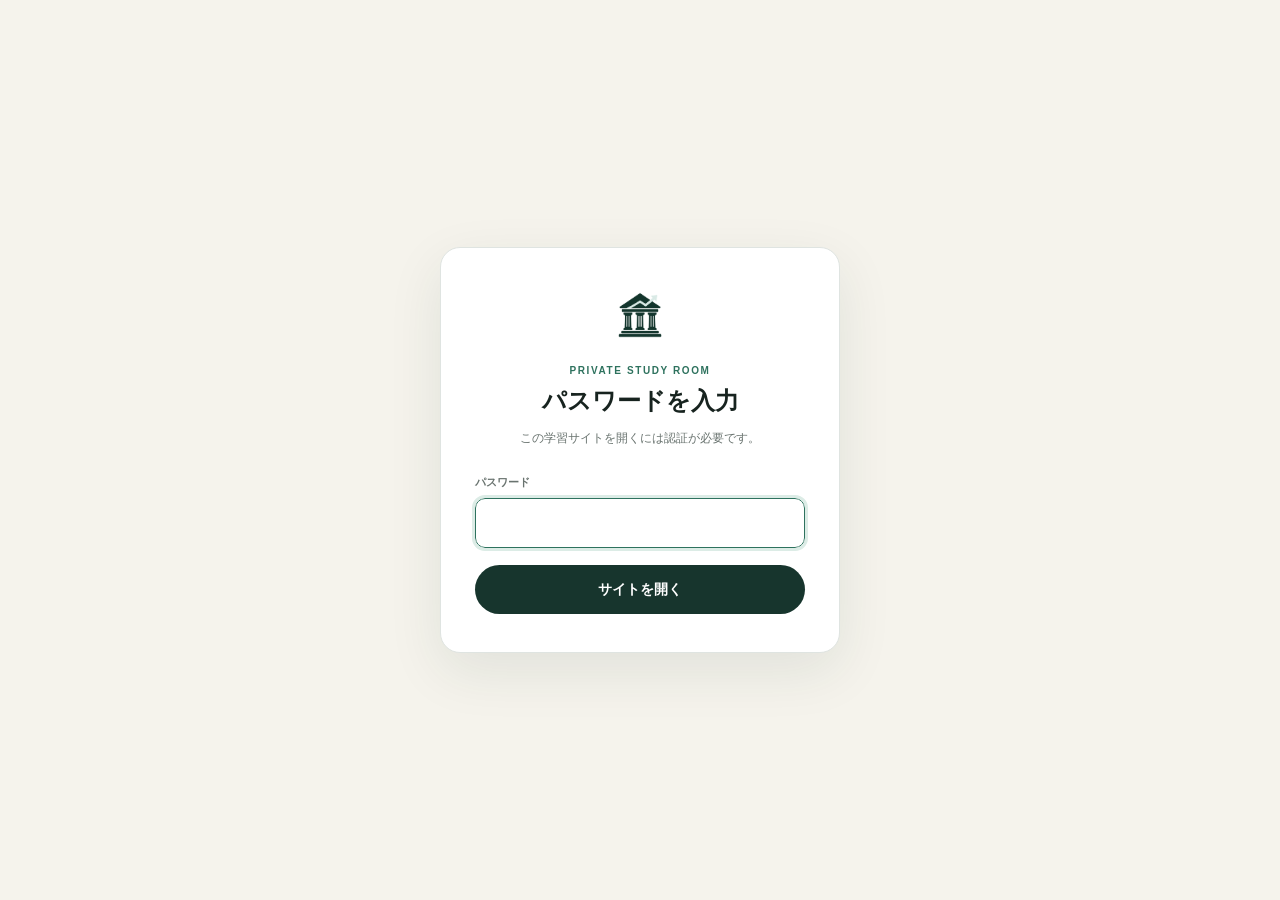
<file: index.html>
<!doctype html>
<html lang="ja" class="auth-pending">
<head>
  <meta charset="utf-8">
  <meta name="viewport" content="width=device-width, initial-scale=1, viewport-fit=cover">
  <meta name="theme-color" content="#17352d">
  <meta name="description" content="財務・税務・法務の学習状況と回答履歴">
  <title>きんざい学習室｜学習履歴</title>
  <style>html.auth-pending body{visibility:hidden}</style>
  <link rel="stylesheet" href="docs/styles.css">
  <script src="docs/auth.js" defer></script>
</head>
<body>
  <header class="site-header"><div class="header-inner">
    <a class="brand" href="index.html" aria-label="きんざい学習室 トップ"><img class="brand-icon" src="docs/assets/finance-icon.png" alt=""><span><strong>きんざい学習室</strong><small>一問ずつ、着実に。</small></span></a>
    <a class="header-cta" href="quiz.html">問題を解く</a>
  </div></header>
  <main class="page-shell dashboard">
    <nav class="dashboard-tabs" aria-label="履歴表示の切り替え">
      <button id="learning-tab" class="dashboard-tab active" type="button" aria-selected="true" aria-controls="learning-panel">学習記録</button>
      <button id="answered-tab" class="dashboard-tab" type="button" aria-selected="false" aria-controls="answered-panel">解答済み履歴</button>
    </nav>
    <section id="learning-panel" class="dashboard-panel" aria-labelledby="learning-tab">
      <div id="subject-overview" class="subject-overview" aria-label="科目別の学習状況"></div>
      <details class="later-section">
        <summary><span>あとで確認</span><span><strong id="later-count">0</strong>問 <i aria-hidden="true">⌄</i></span></summary>
        <div id="later-list" class="later-list"></div>
        <div id="later-empty" class="later-empty" hidden>「あとで確認」に登録した問題はありません。</div>
      </details>
    </section>
    <section id="answered-panel" class="history-section dashboard-panel" aria-labelledby="history-title" hidden>
      <div class="section-heading"><div><p class="dashboard-kicker">RECENT ACTIVITY</p><h2 id="history-title">解答した問題</h2></div><button id="open-filter" class="filter-button" type="button" aria-haspopup="dialog"><span class="filter-icon" aria-hidden="true"><i></i><i></i><i></i></span>絞り込み<span id="filter-badge" class="filter-badge" hidden></span></button></div>
      <div id="history-list" class="history-list"></div>
      <div id="history-empty" class="history-empty" hidden><span>○</span><h3>まだ回答履歴がありません</h3><p>問題に回答すると、ここに学習履歴が表示されます。</p><a class="primary-button" href="quiz.html">最初の問題を解く</a></div>
    </section>
  </main>
  <dialog id="filter-dialog" class="filter-dialog" aria-labelledby="filter-title">
    <form id="filter-form" method="dialog">
      <div class="dialog-heading"><div><p class="dashboard-kicker">FILTER</p><h2 id="filter-title">履歴を絞り込む</h2></div><button id="close-filter" class="dialog-close" type="button" aria-label="閉じる">×</button></div>
      <label class="dialog-field">科目<select id="history-subject"><option value="all">すべて</option><option value="財務">財務</option><option value="税務">税務</option><option value="法務">法務</option></select></label>
      <label class="dialog-field">状態<select id="history-result"><option value="all">すべて</option><option value="ever-wrong">一度でも不正解</option><option value="still-wrong">現在も不正解</option></select></label>
      <button class="primary-button dialog-apply" type="submit">この条件で表示</button>
    </form>
  </dialog>
  <script src="docs/questions.js"></script><script src="docs/history.js"></script>
</body>
</html>
</file>
<file: docs/styles.css>
:root{--ink:#17231f;--muted:#69736f;--forest:#17352d;--green:#2e725e;--mint:#dcece6;--cream:#f5f3ec;--paper:#fff;--line:#dfe4e1;--coral:#c9503f;--coral-bg:#fff0ed;--success:#197054;--success-bg:#e8f5ef;--shadow:0 18px 55px rgba(23,53,45,.09)}
*{box-sizing:border-box}html{scroll-behavior:smooth}body{margin:0;background:var(--cream);color:var(--ink);font-family:"Yu Gothic UI","Hiragino Sans",Meiryo,sans-serif;line-height:1.75;-webkit-font-smoothing:antialiased}.site-header{position:sticky;top:0;z-index:10;background:rgba(245,243,236,.94);border-bottom:1px solid rgba(23,53,45,.12);backdrop-filter:blur(12px)}.header-inner{max-width:1120px;margin:auto;min-height:78px;padding:12px 24px;display:flex;align-items:center;justify-content:space-between;gap:28px}.brand{color:inherit;text-decoration:none;display:flex;align-items:center;gap:12px;line-height:1.2}.brand-mark{display:grid;place-items:center;width:42px;height:42px;border-radius:50%;background:var(--forest);color:#fff;font:700 21px Georgia,serif}.brand strong{display:block;font-size:16px;letter-spacing:.04em}.brand small{display:block;color:var(--muted);font-size:10px;margin-top:4px}.subjects{display:flex;gap:6px}.subjects button,.segmented button{border:0;background:transparent;color:var(--muted);font:inherit;font-weight:700;cursor:pointer}.subjects button{padding:10px 25px;border-radius:999px}.subjects button.active{background:var(--forest);color:#fff}.page-shell{width:min(960px,calc(100% - 40px));margin:56px auto 28px}.study-header{display:flex;justify-content:space-between;align-items:end;gap:36px;margin-bottom:32px}.eyebrow{margin:0 0 5px;color:var(--green);font:700 11px/1.4 Arial,sans-serif;letter-spacing:.18em}.study-header h1{margin:0;font-family:"Yu Mincho","Hiragino Mincho ProN",serif;font-size:clamp(28px,4vw,43px);letter-spacing:.04em}.lead{margin:8px 0 0;color:var(--muted);font-size:14px}.summary{display:flex;flex:none;background:rgba(255,255,255,.6);border:1px solid var(--line);border-radius:14px;padding:13px 6px}.summary div{min-width:84px;text-align:center;border-right:1px solid var(--line);line-height:1.25}.summary div:last-child{border:0}.summary strong{display:block;font-size:20px;font-family:Georgia,serif}.summary span{font-size:10px;color:var(--muted)}.toolbar{display:flex;align-items:end;justify-content:space-between;margin-bottom:18px;gap:20px}.toolbar fieldset{border:0;padding:0;margin:0}.toolbar legend{font-size:11px;font-weight:700;color:var(--muted);margin-bottom:6px}.segmented{display:flex;padding:4px;background:#e5e5de;border-radius:10px}.segmented button{min-width:76px;padding:8px 14px;border-radius:7px}.segmented button.active{background:#fff;color:var(--ink);box-shadow:0 2px 8px rgba(0,0,0,.08)}.mode-actions{display:flex;gap:8px}.mode{min-width:118px;border:1px solid var(--line);border-radius:10px;background:transparent;padding:8px 16px;display:flex;align-items:center;justify-content:space-between;gap:12px;color:var(--muted);cursor:pointer}.mode span{font-weight:700}.mode small{font-size:10px}.mode.active{border-color:var(--green);color:var(--green);background:var(--mint)}.quiz-card,.empty-state{background:var(--paper);border:1px solid var(--line);border-radius:20px;box-shadow:var(--shadow);overflow:hidden}.quiz-topline{display:flex;justify-content:space-between;align-items:center;padding:20px 34px 12px;color:var(--muted);font:700 11px Arial,sans-serif}.tags{display:flex;gap:6px}.tag{background:var(--forest);color:#fff;border-radius:5px;padding:4px 9px}.tag.subtle{background:var(--mint);color:var(--forest)}.progress-track{height:3px;background:#edf0ee}.progress-track span{display:block;width:0;height:100%;background:var(--green);transition:width .3s}.question-wrap{padding:38px 9% 32px}.question-number{margin:0 0 14px;color:var(--green);font:700 11px Arial,sans-serif;letter-spacing:.16em}.question-wrap h2{margin:0 0 30px;font-size:clamp(18px,2.5vw,24px);line-height:1.75;white-space:pre-line}.choices{display:grid;gap:12px}.choice{width:100%;min-height:58px;border:1px solid var(--line);border-radius:12px;background:#fff;padding:14px 18px;display:flex;align-items:flex-start;gap:15px;text-align:left;color:var(--ink);font:inherit;line-height:1.6;cursor:pointer;transition:.18s}.choice:hover:not(:disabled){border-color:var(--green);transform:translateY(-1px);box-shadow:0 6px 18px rgba(23,53,45,.07)}.choice:focus-visible,button:focus-visible,a:focus-visible{outline:3px solid #e0a82e;outline-offset:3px}.choice-key{display:grid;place-items:center;flex:0 0 29px;height:29px;border:1px solid #bfc8c4;border-radius:50%;font:700 12px Arial,sans-serif}.choice.correct{border-color:var(--success);background:var(--success-bg)}.choice.wrong{border-color:var(--coral);background:var(--coral-bg)}.choice.correct .choice-key{background:var(--success);border-color:var(--success);color:#fff}.choice.wrong .choice-key{background:var(--coral);border-color:var(--coral);color:#fff}.choice:disabled{cursor:default;color:var(--ink)}.feedback{border-top:1px solid var(--line);padding:27px 9% 30px;background:#fbfcfb}.result-label{margin:0;font-weight:800;font-size:18px}.result-label.correct-text{color:var(--success)}.result-label.wrong-text{color:var(--coral)}.correct-answer{margin:5px 0 19px;font-size:14px;font-weight:700}.explanation{border-left:3px solid var(--green);padding-left:16px}.explanation span{font-size:11px;color:var(--green);font-weight:800}.explanation p{margin:4px 0 0;white-space:pre-line;font-size:14px}.quiz-footer{min-height:78px;border-top:1px solid var(--line);padding:14px 28px;display:flex;align-items:center;justify-content:space-between}.text-button{border:0;background:transparent;color:var(--muted);font:inherit;font-size:12px;text-decoration:underline;text-underline-offset:3px;cursor:pointer}.primary-button{border:0;border-radius:999px;background:var(--forest);color:#fff;padding:13px 23px;font:700 14px inherit;cursor:pointer}.primary-button span{margin-left:12px}.empty-state{text-align:center;padding:70px 24px}.empty-icon{display:grid;place-items:center;width:55px;height:55px;margin:auto;border-radius:50%;background:var(--mint);color:var(--green);font-size:25px}.empty-state h2{margin:18px 0 4px}.empty-state p{color:var(--muted);margin:0 0 22px}.page-footer{display:flex;justify-content:space-between;align-items:center;padding:22px 8px;color:var(--muted);font-size:11px}.danger{color:var(--coral)}
@media(max-width:680px){.header-inner{padding:10px 16px;display:block}.brand{display:none}.subjects{width:100%}.subjects button{flex:1;padding:10px 8px}.page-shell{width:min(100% - 24px,960px);margin-top:26px}.study-header{display:block}.lead{font-size:12px}.summary{margin-top:20px;width:100%}.summary div{flex:1;min-width:0}.toolbar{align-items:stretch}.mode-actions{flex:1}.mode{min-width:0;flex:1;padding:7px 10px;display:block}.mode small{display:block}.quiz-card{border-radius:15px}.quiz-topline{padding:16px 18px 10px}.question-wrap{padding:27px 18px 24px}.question-wrap h2{margin-bottom:23px}.choice{padding:13px 14px;min-height:56px}.feedback{padding:23px 18px}.quiz-footer{padding:12px 16px}.page-footer{display:block;text-align:center}.page-footer p{margin-bottom:6px}}
@media(max-width:390px){.toolbar{display:block}.mode-actions{margin-top:12px}.segmented button{flex:1}.segmented{width:100%}}
@media(prefers-reduced-motion:reduce){*{scroll-behavior:auto!important;transition:none!important}}
.study-header{justify-content:flex-end;align-items:stretch;gap:0;margin-bottom:20px}
.visually-hidden{position:absolute!important;width:1px!important;height:1px!important;padding:0!important;margin:-1px!important;overflow:hidden!important;clip:rect(0,0,0,0)!important;white-space:nowrap!important;border:0!important}.format-select{display:none;width:104px;height:42px;border:1px solid var(--line);border-radius:9px;background:#fff;padding:0 8px;color:var(--ink);font-family:inherit;font-size:14px;font-weight:700}
@media(max-width:680px){.page-shell{margin-top:12px}.study-header{display:block;margin-bottom:10px}.summary{margin-top:0;padding:8px 4px}.toolbar{align-items:end}.toolbar .segmented{display:none}.format-select{display:block}.mode-actions{min-width:0}.mode{white-space:nowrap;display:flex;padding:7px 10px}.mode small{display:inline}.has-answer{padding-bottom:84px}.has-answer #next-button{position:fixed;z-index:30;left:12px;right:12px;bottom:max(12px,env(safe-area-inset-bottom));width:calc(100% - 24px);min-height:54px;box-shadow:0 10px 30px rgba(23,53,45,.28)}.has-answer .quiz-footer{min-height:54px}}
.footer-left{display:flex;align-items:center;gap:18px}.secondary-button{border:1px solid var(--line);border-radius:999px;background:#fff;color:var(--forest);padding:11px 18px;font-family:inherit;font-size:12px;font-weight:700;cursor:pointer}.secondary-button:disabled{opacity:.4;cursor:default}.header-cta{border-radius:999px;background:var(--forest);color:#fff;padding:11px 20px;text-decoration:none;font-size:13px;font-weight:700}.dashboard{max-width:1120px}.dashboard-hero{display:flex;align-items:end;justify-content:space-between;gap:24px;margin-bottom:30px}.dashboard-kicker{margin:0 0 5px;color:var(--green);font:700 11px Arial,sans-serif;letter-spacing:.16em}.dashboard-hero h1{margin:0;font-family:"Yu Mincho","Hiragino Mincho ProN",serif;font-size:clamp(32px,5vw,50px)}.dashboard-hero>div>p:last-child{margin:4px 0 0;color:var(--muted);font-size:14px}.dashboard-start{text-decoration:none}.subject-overview{display:grid;grid-template-columns:repeat(3,1fr);gap:14px;margin-bottom:35px}.overview-card{background:#fff;border:1px solid var(--line);border-radius:16px;padding:22px;box-shadow:0 10px 30px rgba(23,53,45,.05)}.overview-title{display:flex;align-items:center;gap:10px}.overview-title>span{display:grid;place-items:center;width:32px;height:32px;border-radius:50%;background:var(--mint);color:var(--green);font-weight:800}.overview-title h2{margin:0;font-size:17px}.overview-metrics{display:flex;margin:20px 0 16px}.overview-metrics p{flex:1;margin:0;text-align:center;border-right:1px solid var(--line);line-height:1.2}.overview-metrics p:last-child{border:0}.overview-metrics strong,.overview-metrics small{display:block}.overview-metrics strong{font:700 20px Georgia,serif}.overview-metrics small{margin-top:5px;color:var(--muted);font-size:9px}.overview-card>a{display:block;border-top:1px solid var(--line);padding-top:13px;color:var(--green);font-size:12px;font-weight:700;text-align:right;text-decoration:none}.history-section{background:#fff;border:1px solid var(--line);border-radius:18px;padding:27px 30px;box-shadow:var(--shadow)}.section-heading{display:flex;align-items:end;justify-content:space-between;margin-bottom:18px}.section-heading h2{margin:0;font-size:22px}.history-filter{color:var(--muted);font-size:11px}.history-filter select{height:38px;margin-left:8px;border:1px solid var(--line);border-radius:8px;background:#fff;padding:0 26px 0 10px;font-family:inherit}.history-item{display:flex;gap:17px;padding:20px 4px;border-top:1px solid var(--line)}.history-status{flex:0 0 auto;align-self:flex-start;border-radius:999px;padding:4px 10px;font-size:10px;font-weight:800}.history-status.is-correct{color:var(--success);background:var(--success-bg)}.history-status.is-wrong{color:var(--coral);background:var(--coral-bg)}.history-content{min-width:0}.history-meta,.history-detail{margin:0;color:var(--muted);font-size:10px}.history-content h3{margin:5px 0 7px;font-size:14px;line-height:1.65;display:-webkit-box;-webkit-line-clamp:2;-webkit-box-orient:vertical;overflow:hidden}.history-empty{text-align:center;padding:55px 15px;border-top:1px solid var(--line)}.history-empty>span{display:grid;place-items:center;width:48px;height:48px;margin:auto;border-radius:50%;background:var(--mint);color:var(--green);font-weight:800}.history-empty h3{margin:14px 0 3px}.history-empty p{margin:0 0 20px;color:var(--muted);font-size:12px}.history-empty a{text-decoration:none;display:inline-block}
@media(max-width:760px){.subject-overview{grid-template-columns:1fr}.dashboard-hero{align-items:center}.overview-card{padding:17px 18px}.overview-metrics{margin:13px 0}.history-section{padding:21px 16px}.history-item{gap:10px}.dashboard-start{display:none}}
@media(max-width:680px){.site-header .header-inner{display:flex}.site-header .brand{display:flex;flex:0 0 42px}.site-header .brand>span:last-child{display:none}.site-header .subjects{flex:1}.quiz-footer{gap:10px}.footer-left{gap:8px}.footer-left .text-button{display:none}.secondary-button{padding:10px 13px}.dashboard{margin-top:24px}.dashboard-hero{margin-bottom:20px}.dashboard-hero h1{font-size:32px}.dashboard-hero>div>p:last-child{font-size:12px}.section-heading{align-items:center}.history-filter{font-size:0}.history-filter select{margin:0}.history-content h3{-webkit-line-clamp:3}}
.history-content h3 a{color:var(--ink);text-decoration:none}.history-content h3 a:hover{color:var(--green);text-decoration:underline;text-underline-offset:3px}
.copy-button{border:0;background:var(--mint);border-radius:999px;padding:11px 15px;color:var(--green);font-family:inherit;font-size:11px;font-weight:800;white-space:nowrap;cursor:pointer}.copy-button[hidden]{display:none}
.chatgpt-button{border:1px solid var(--forest);background:var(--forest);border-radius:999px;padding:9px 14px;color:#fff;text-decoration:none;font-family:inherit;font-size:11px;font-weight:800;white-space:nowrap;cursor:pointer}.chatgpt-button[hidden]{display:none}
@media(max-width:680px){.footer-left:has(.chatgpt-button:not([hidden])){flex-wrap:wrap}.chatgpt-button{order:3}.copy-button{padding-left:12px;padding-right:12px}}
.result-row{display:flex;align-items:center;gap:10px;flex-wrap:wrap}.result-row .result-label{margin:0}.streak-tag{display:inline-block;border-radius:999px;background:#fff2c9;color:#8a5b00;padding:4px 10px;font-size:11px;font-weight:800}.streak-tag[hidden]{display:none}
.brand-icon{display:block;width:42px;height:42px;object-fit:contain;flex:0 0 42px}
.summary-stat{min-width:84px;text-align:center;line-height:1.25;color:var(--ink);text-decoration:none}.summary-stat strong,.summary-stat span{display:block}.summary-stat span{font-size:10px;color:var(--muted)}.summary-stat:hover{color:var(--green)}.summary>.summary-stat{border-right:0}
@media(max-width:680px){.summary-stat{flex:1;min-width:0}}
.dashboard-tabs{display:flex;gap:4px;width:max-content;margin-bottom:18px;padding:4px;border-radius:11px;background:#e5e5de}.dashboard-tab{border:0;border-radius:8px;background:transparent;padding:10px 22px;color:var(--muted);font-family:inherit;font-size:13px;font-weight:800;cursor:pointer}.dashboard-tab.active{background:#fff;color:var(--forest);box-shadow:0 2px 8px rgba(0,0,0,.08)}.dashboard-panel[hidden]{display:none!important}
@media(max-width:680px){.dashboard-tabs{width:100%}.dashboard-tab{flex:1;padding-left:8px;padding-right:8px}}
.overview-metrics .overview-review{flex:1;margin:0;text-align:center;line-height:1.2;color:var(--ink);text-decoration:none}.overview-review strong,.overview-review small{display:block}.overview-review strong{font:700 20px Georgia,serif}.overview-review small{margin-top:5px;color:var(--muted);font-size:9px}.overview-review:hover strong{color:var(--green)}
.question-heading-row{display:flex;align-items:center;justify-content:space-between;gap:16px;margin-bottom:14px}.question-heading-row .question-number{margin:0}.check-later{flex:none;border:1px solid var(--line);border-radius:999px;background:#fff;padding:7px 11px;color:var(--muted);font-family:inherit;font-size:10px;font-weight:700;cursor:pointer}.check-later.active{border-color:#c68a18;background:#fff2c9;color:#795400}
.question-wrap{padding-top:19px}.question-heading-row{margin-bottom:8px}
@media(max-width:680px){.question-wrap{padding-top:14px}.question-heading-row{margin-bottom:7px}}
.summary>.summary-stat{border-right:1px solid var(--line)}.summary>.summary-stat-last{border-right:0}
.later-section{background:#fff;border:1px solid var(--line);border-radius:16px;box-shadow:0 10px 30px rgba(23,53,45,.05);overflow:hidden}.later-section summary{display:flex;align-items:center;justify-content:space-between;padding:18px 22px;list-style:none;color:var(--forest);font-size:14px;font-weight:800;cursor:pointer}.later-section summary::-webkit-details-marker{display:none}.later-section summary strong{font:700 20px Georgia,serif}.later-section summary i{display:inline-block;margin-left:8px;font-style:normal;transition:transform .2s}.later-section[open] summary i{transform:rotate(180deg)}.later-list{border-top:1px solid var(--line)}.later-item{display:flex;align-items:flex-start;gap:13px;padding:16px 22px;border-bottom:1px solid var(--line);color:var(--ink);text-decoration:none}.later-item:last-child{border-bottom:0}.later-item:hover{background:var(--cream)}.later-item>div{min-width:0}.later-item p{margin:0;color:var(--muted);font-size:10px}.later-item h3{margin:4px 0 0;font-size:13px;line-height:1.6;display:-webkit-box;-webkit-line-clamp:2;-webkit-box-orient:vertical;overflow:hidden}.later-status{flex:0 0 48px;border-radius:999px;background:#fff2c9;color:#795400;padding:4px 6px;text-align:center;font-size:9px;font-weight:800}.later-status.answered{background:var(--mint);color:var(--green)}.later-empty{border-top:1px solid var(--line);padding:28px;text-align:center;color:var(--muted);font-size:12px}.later-empty[hidden]{display:none}
@media(max-width:680px){.later-section summary{padding:15px 17px}.later-item{padding:14px 16px}}
.later-section{scroll-margin-top:92px}
html.auth-locked body> :not(.auth-gate){display:none!important}.auth-gate{min-height:100vh;min-height:100dvh;display:grid;place-items:center;padding:24px;background:var(--cream)}.auth-card{width:min(400px,100%);padding:38px 34px;background:#fff;border:1px solid var(--line);border-radius:20px;box-shadow:var(--shadow);text-align:center}.auth-card>img{width:58px;height:58px;object-fit:contain}.auth-kicker{margin:12px 0 4px;color:var(--green);font:700 10px Arial,sans-serif;letter-spacing:.16em}.auth-card h1{margin:0;font-size:24px}.auth-lead{margin:6px 0 24px;color:var(--muted);font-size:12px}.auth-card form{text-align:left}.auth-card label{display:block;margin-bottom:6px;color:var(--muted);font-size:11px;font-weight:700}.auth-card input{width:100%;height:50px;border:1px solid var(--line);border-radius:10px;padding:0 13px;font-family:inherit;font-size:18px;letter-spacing:.12em}.auth-card input:focus{border-color:var(--green);outline:3px solid var(--mint)}.auth-error{margin:7px 0 0;color:var(--coral);font-size:11px}.auth-error[hidden]{display:none}.auth-card button{width:100%;min-height:49px;margin-top:17px;border:0;border-radius:999px;background:var(--forest);color:#fff;font-family:inherit;font-size:14px;font-weight:800;cursor:pointer}.auth-card button:disabled{opacity:.6}
@media(max-width:480px){.auth-gate{padding:16px}.auth-card{padding:31px 22px}}
.auth-unlock{position:fixed;z-index:2;left:0;bottom:0;width:52px;height:52px;border:0;background:transparent;opacity:0;cursor:default}
.history-status{flex:0 0 56px;width:56px;padding-left:6px;padding-right:6px;text-align:center}
.history-item{color:var(--ink);text-decoration:none;cursor:pointer;transition:background-color .18s}.history-item:hover{background:var(--cream)}.history-item:focus-visible{outline:3px solid #e0a82e;outline-offset:2px}
.history-filters{display:flex;align-items:center;gap:12px}
@media(max-width:680px){.section-heading{align-items:flex-end;gap:12px}.history-filters{display:grid;gap:6px}.history-filter{display:flex;align-items:center;justify-content:flex-end}.history-filter select{max-width:150px}}
.filter-button{position:relative;display:flex;align-items:center;gap:8px;border:1px solid var(--line);border-radius:999px;background:#fff;padding:10px 15px;color:var(--forest);font-family:inherit;font-size:12px;font-weight:700;cursor:pointer}.filter-button.active{border-color:var(--green);background:var(--mint)}.filter-icon{display:grid;gap:3px;width:16px}.filter-icon i{display:block;height:1px;background:currentColor;position:relative}.filter-icon i:nth-child(1){width:16px}.filter-icon i:nth-child(2){width:11px}.filter-icon i:nth-child(3){width:6px}.filter-badge{position:absolute;top:3px;right:5px;width:7px;height:7px;border-radius:50%;background:var(--coral)}.filter-dialog{width:min(420px,calc(100% - 32px));border:0;border-radius:18px;padding:0;color:var(--ink);box-shadow:0 25px 80px rgba(0,0,0,.25)}.filter-dialog::backdrop{background:rgba(10,25,20,.52);backdrop-filter:blur(3px)}.filter-dialog form{padding:27px}.dialog-heading{display:flex;align-items:flex-start;justify-content:space-between;margin-bottom:23px}.dialog-heading h2{margin:0;font-size:21px}.dialog-close{border:0;background:var(--cream);width:36px;height:36px;border-radius:50%;color:var(--muted);font-size:20px;cursor:pointer}.dialog-field{display:block;margin-top:16px;color:var(--muted);font-size:12px;font-weight:700}.dialog-field select{display:block;width:100%;height:48px;margin-top:6px;border:1px solid var(--line);border-radius:10px;background:#fff;padding:0 12px;color:var(--ink);font-family:inherit;font-size:14px}.dialog-apply{width:100%;margin-top:25px;min-height:49px}.filter-badge[hidden]{display:none}
@media(max-width:680px){.history-filters{display:none}.filter-dialog{width:100%;max-width:none;margin:auto 0 0;border-radius:20px 20px 0 0}.filter-dialog form{padding:25px 20px max(25px,env(safe-area-inset-bottom))}.filter-button{padding:9px 13px}}
</file>
